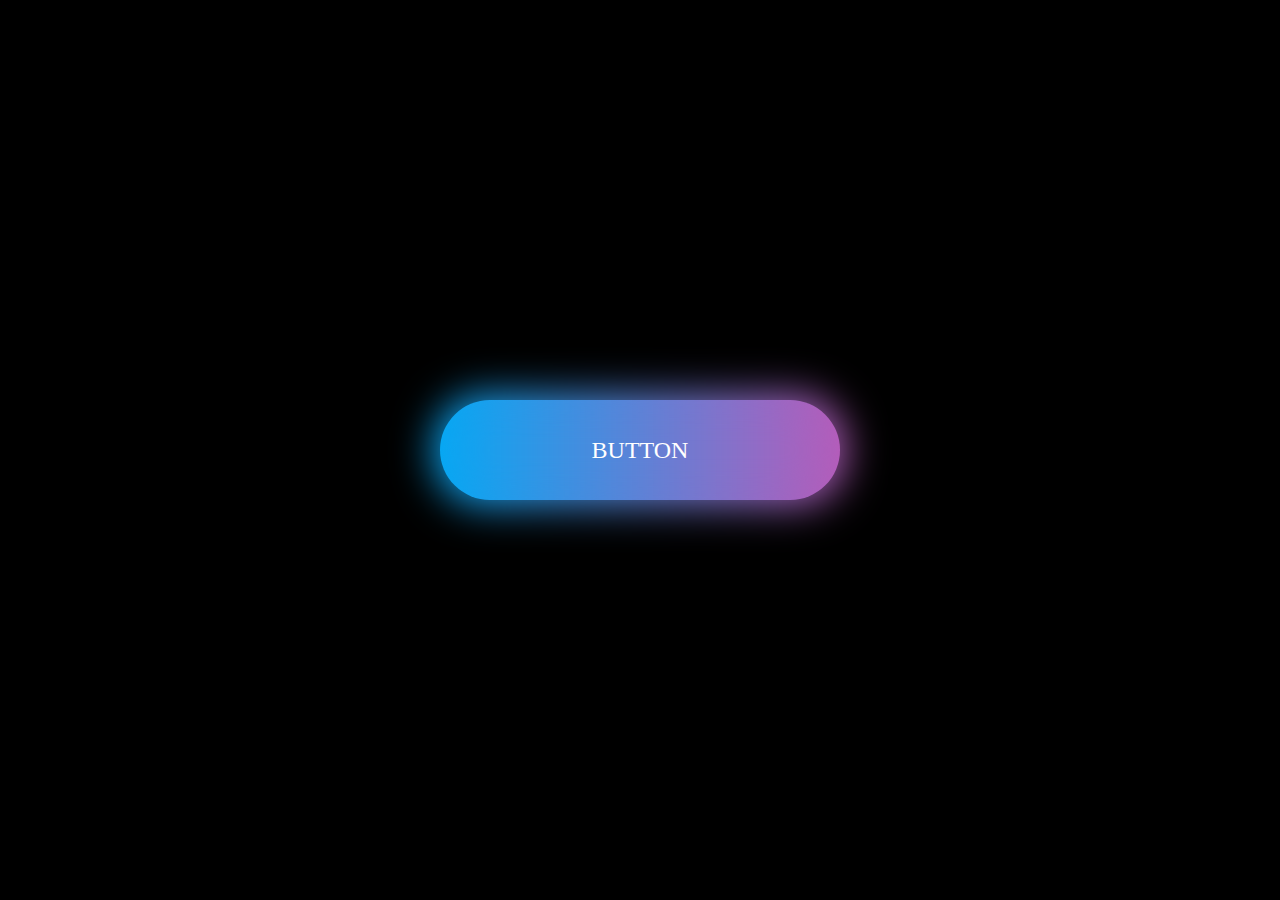
<file: day3 流光按钮效果/index.html>
<!DOCTYPE html>
<html lang="en">
<head>
    <meta charset="UTF-8">
    <meta http-equiv="X-UA-Compatible" content="IE=edge">
    <meta name="viewport" content="width=device-width, initial-scale=1.0">
    <title>day3 流光按钮效果</title>
    <link rel="stylesheet" href="./style.css">
</head>
<body>
    <a href="#">BUTTON</a>
</body>
</html>
</file>
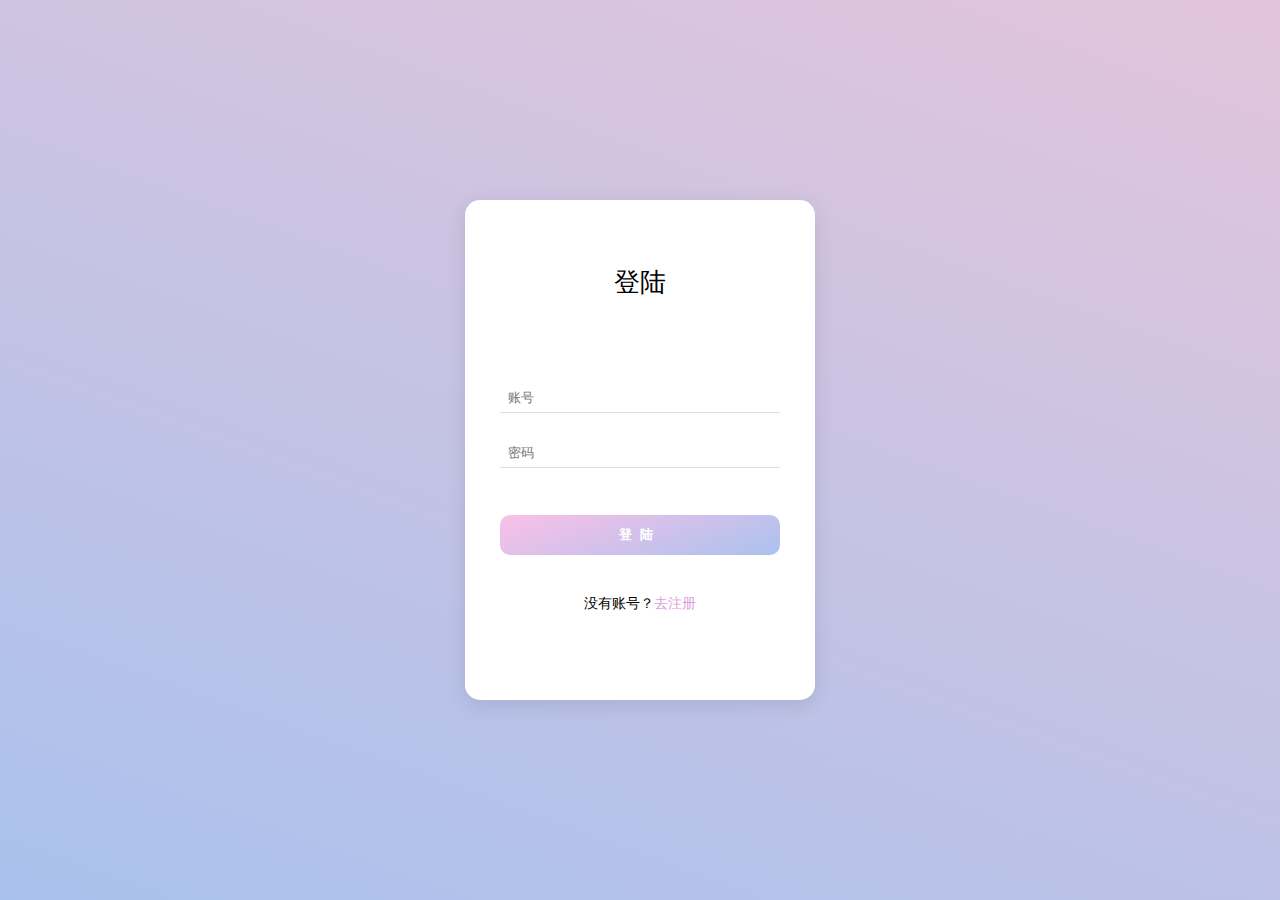
<file: day4 动态背景登陆界面/index.html>
<!DOCTYPE html>
<html lang="en">
<head>
    <meta charset="UTF-8">
    <meta http-equiv="X-UA-Compatible" content="IE=edge">
    <meta name="viewport" content="width=device-width, initial-scale=1.0">
    <title>day4 动态背景登陆界面</title>
    <link rel="stylesheet" href="./style.css">
</head>
<body>
    <div class="container">
        <div class="title">登陆</div>
        <input type="text" placeholder="账号">
        <input type="password" placeholder="密码">
        <button>登陆</button>
        <span>没有账号？<a href="#">去注册</a></span>
    </div>
    <div class="square">
        <ul>
            <li></li>
            <li></li>
            <li></li>
            <li></li>
            <li></li>
        </ul>
    </div>
    <div class="circle">
        <ul>
            <li></li>
            <li></li>
            <li></li>
            <li></li>
            <li></li>
        </ul>
    </div>
</body>
</html>
</file>
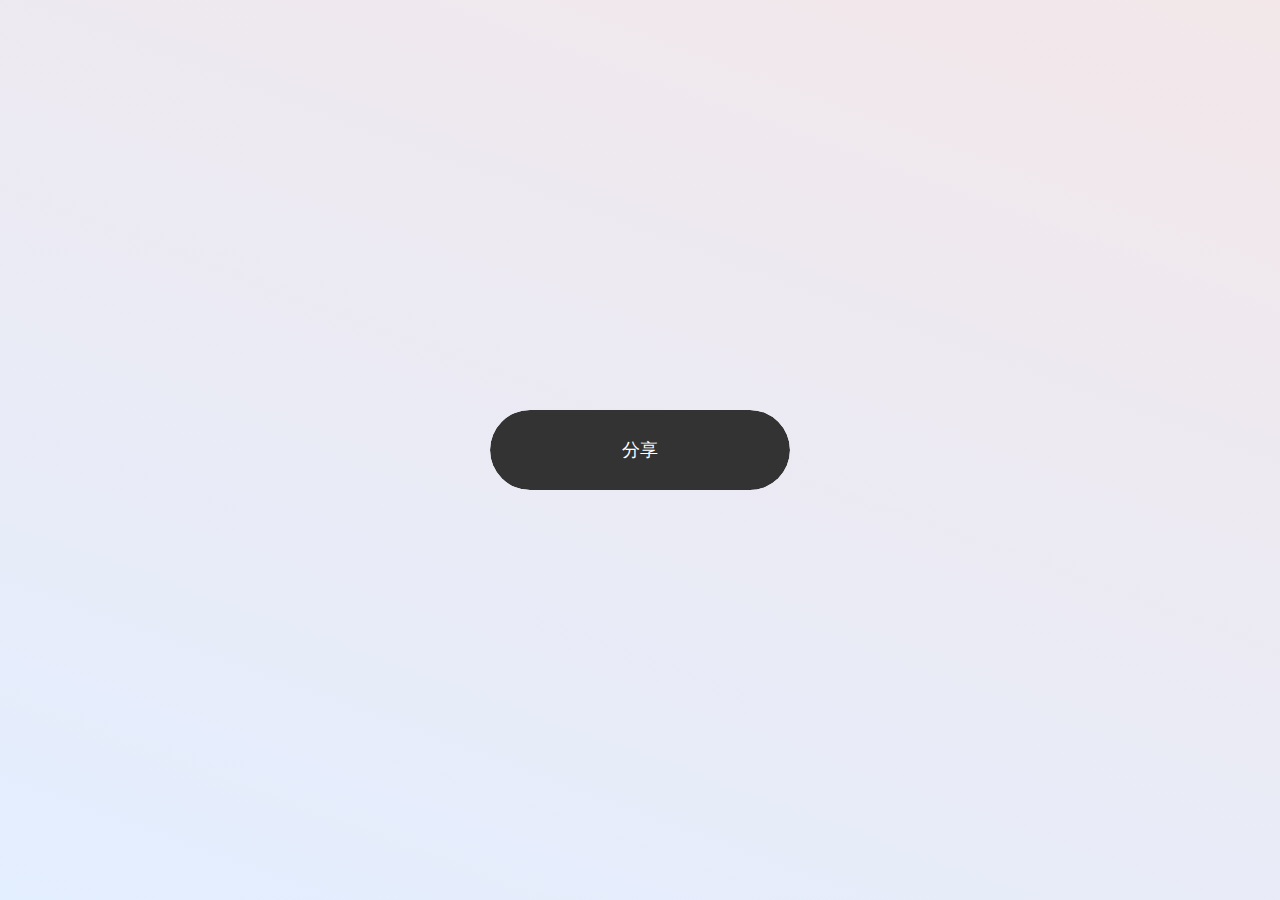
<file: day5 分享按钮切换效果/index.html>
<!DOCTYPE html>
<html lang="en">
<head>
    <meta charset="UTF-8">
    <meta http-equiv="X-UA-Compatible" content="IE=edge">
    <meta name="viewport" content="width=device-width, initial-scale=1.0">
    <title>day5 分享按钮切换效果</title>
    <link rel="stylesheet" href="./style.css">
    <link rel="stylesheet" href="https://cdnjs.cloudflare.com/ajax/libs/font-awesome/6.1.1/css/all.min.css" integrity="sha512-KfkfwYDsLkIlwQp6LFnl8zNdLGxu9YAA1QvwINks4PhcElQSvqcyVLLD9aMhXd13uQjoXtEKNosOWaZqXgel0g==" crossorigin="anonymous" referrerpolicy="no-referrer" />
</head>
<body>
    <div class="button">
        <span>
            <i class="fas fa-share-alt" aria-hidden="true"></i>
            分享
        </span>
        <a href="#"><i class="fab fa-qq" aria-hidden="true"></i></a>
        <a href="#"><i class="fab fa-weixin" aria-hidden="true"></i></a>
        <a href="#"><i class="fab fa-weibo" aria-hidden="true"></i></a>
        <a href="#"><i class="fab fa-renren" aria-hidden="true"></i></a>
    </div>
</body>
</html>
</file>
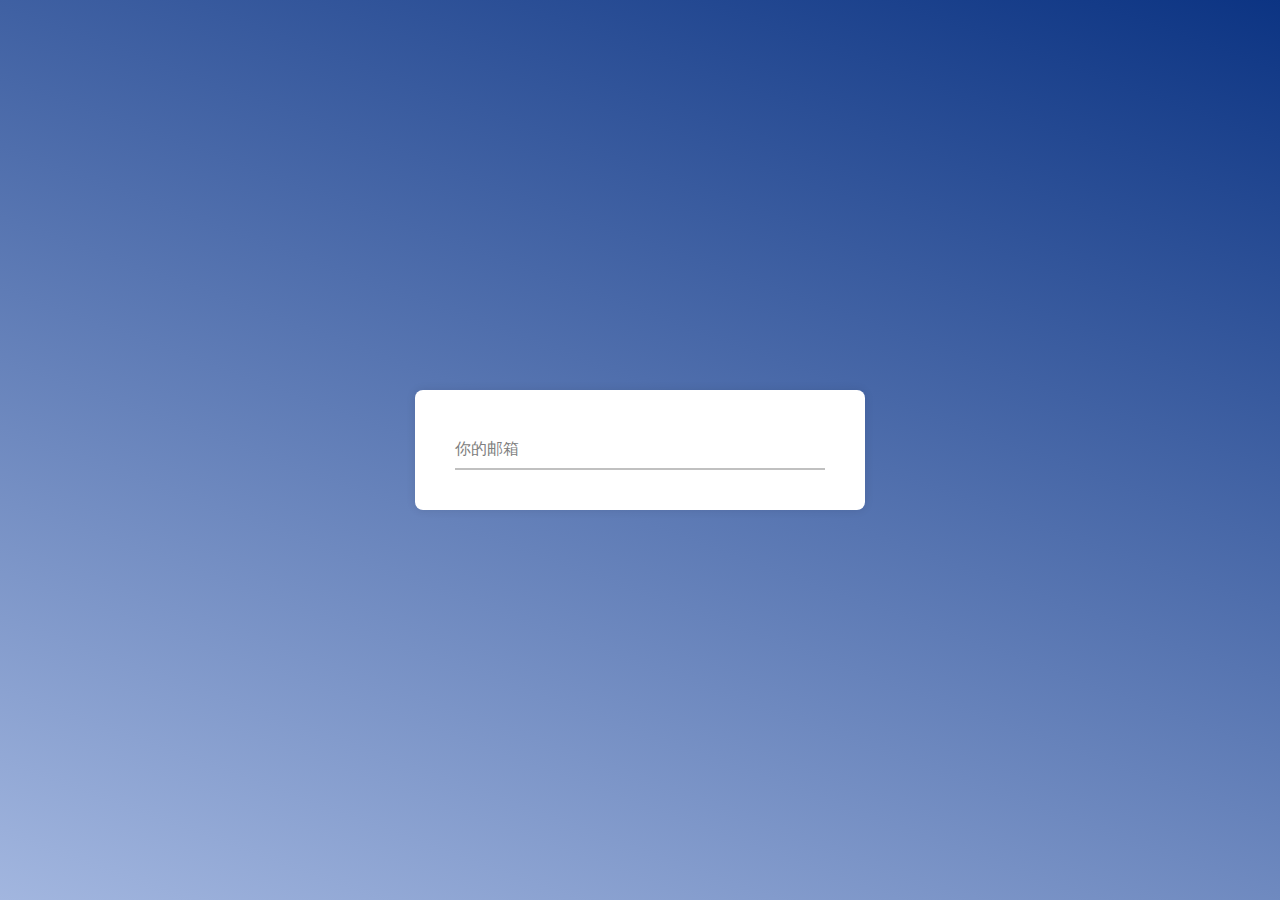
<file: day6 input输入框动画/index.html>
<!DOCTYPE html>
<html lang="en">
<head>
    <meta charset="UTF-8">
    <meta http-equiv="X-UA-Compatible" content="IE=edge">
    <meta name="viewport" content="width=device-width, initial-scale=1.0">
    <title>day6 input输入框动画</title>
    <link rel="stylesheet" href="./style.css">
</head>
<body>
    <div class="wrapper">
        <div class="input-data">
            <input type="text" required>
            <div class="underline"></div>
            <label>你的邮箱</label>
        </div>
    </div>
</body>
</html>
</file>
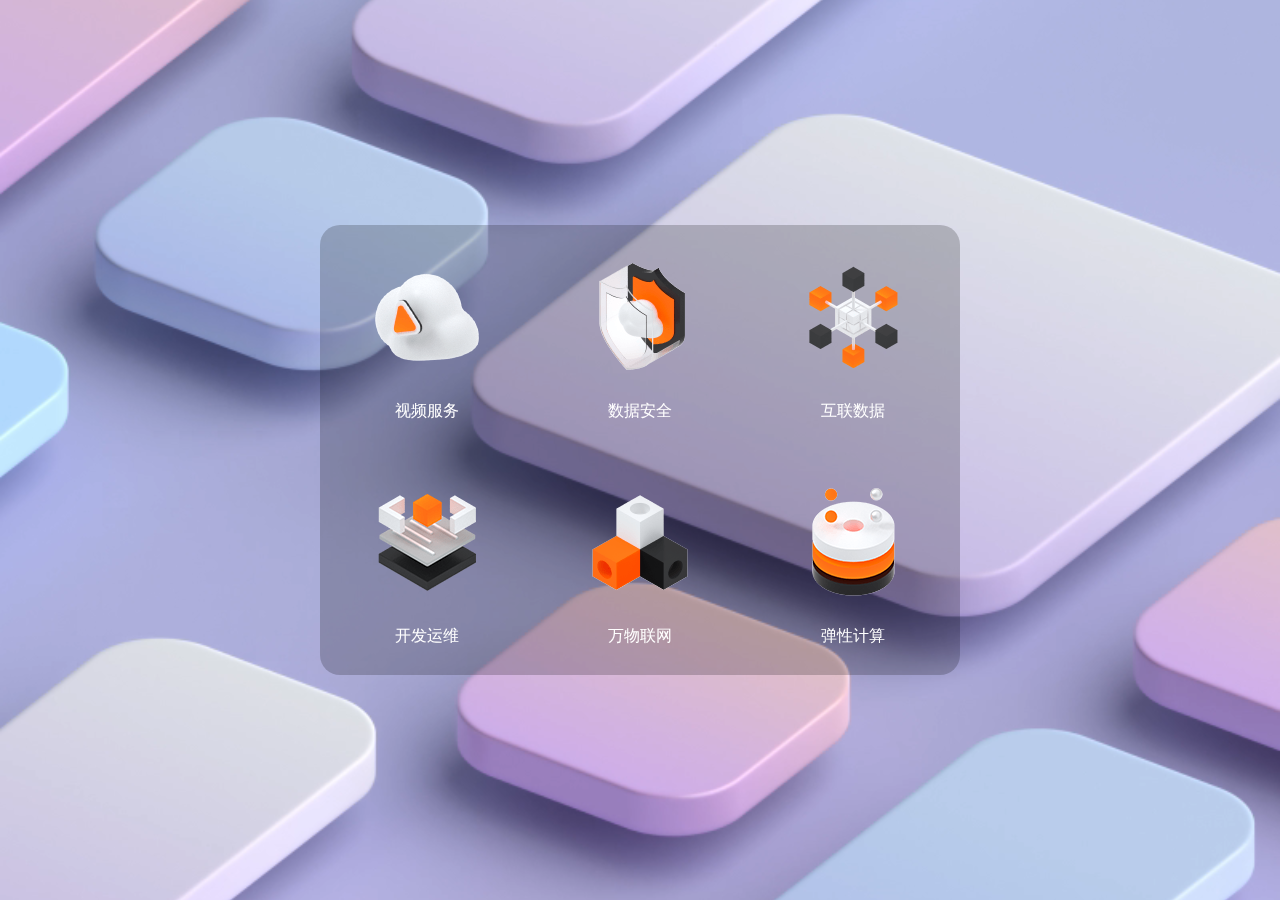
<file: day7 3D动态图标效果/index.html>
<!DOCTYPE html>
<html lang="en">
<head>
    <meta charset="UTF-8">
    <meta http-equiv="X-UA-Compatible" content="IE=edge">
    <meta name="viewport" content="width=device-width, initial-scale=1.0">
    <title>day7 3D动态图标效果</title>
    <link rel="stylesheet" href="./style.css">
</head>
<body>
    <!-- 外容器 -->
    <div class="container">
        <div class="video">
            <!-- 显示视频：静音 自动播放 循环 -->
            <video src="img/video.mp4" muted autoplay loop></video>
        </div>
        <!-- 图标组容器 -->
        <div class="wrap">
            <div class="icon">
                <div class="item one"></div>
                <span>视频服务</span>
            </div>
            <div class="icon">
                <div class="item two"></div>
                <span>数据安全</span>
            </div>
            <div class="icon">
                <div class="item three"></div>
                <span>互联数据</span>
            </div>
            <div class="icon">
                <div class="item four"></div>
                <span>开发运维</span>
            </div>
            <div class="icon">
                <div class="item five"></div>
                <span>万物联网</span>
            </div>
            <div class="icon">
                <div class="item six"></div>
                <span>弹性计算</span>
            </div>
        </div>
    </div>
</body>
</html>
</file>
<file: day3 流光按钮效果/style.css>
*{
    margin: 0;
    padding: 0;
}

body{
    /* 弹性盒子布局 */
    display: flex;
    /* 水平居中 */
    justify-content: center;
    /* 垂直居中 */
    align-items: center;
    /* 设置body为100%窗口高度 */
    height: 100vh;
    background: #000;
}

a{
    /* 相对定位 */
    position: relative;
    width: 400px;
    height: 100px;
    line-height: 100px;
    text-align: center;
    /* 取消文字样式 */
    text-decoration: none;
    font-size: 24px;
    color: #fff;
    /* 渐变背景 */
    background: linear-gradient(to right,#03a9f4,#f441a5,#ffeb3b,#09a8f4);
    /* 渐变背景大小 */
    background-size: 400%;
    /* 圆角 */
    border-radius: 50px;
    z-index: 1;
}

/* 发光效果 */
a:before{
    content: "";
    /* 相对定位 */
    position: absolute;
    top: -5px;
    left: -5px;
    right: -5px;
    bottom: -5px;
    /* 渐变背景 */
    background: linear-gradient(to right,#03a9f4,#f441a5,#ffeb3b,#09a8f4);
    /* 渐变背景大小 */
    background-size: 400%;
    /* 圆角 */
    border-radius: 50px;
    z-index: -1;
    /* 设置模糊度，显示发光效果 */
    filter: blur(20px);
}

/* 鼠标移入执行动画 */
a:hover{
    /* 动画：名称 时间 infinite是无限次播放 */
    animation: streamer 8s infinite;
}

a:hover::before{
    /* 动画：名称 时间 infinite是无限次播放 */
    animation: streamer 8s infinite;
}

/* 定义动画 */
@keyframes streamer{
    100%{
        background-position: -400% 0;
    }
}
</file>
<file: day4 动态背景登陆界面/style.css>
*{
    margin: 0;
    padding: 0;
}

body{
    /* 100%窗口高度，弹性盒子布局，居中 */
    height: 100vh;
    display: flex;
    justify-content: center;
    align-items: center;
    /* 渐变背景 */
    background: linear-gradient(200deg,#e3c5db,#a9c1ed);
    /* 溢出隐藏 */
    overflow: hidden;
}

/* 矩形容器样式 */
.container{
    /* 相对定位 */
    position: relative;
    z-index: 1;
    background-color: #fff;
    /* 圆角 */
    border-radius: 15px;
    /* 弹性盒子布局 */
    display: flex;
    /* 垂直排列 */
    flex-direction: column;
    /* 居中 */
    align-items: center;
    width: 350px;
    height: 500px;
    /* 阴影 */
    box-shadow: 0 5px 20px rgba(0, 0, 0, 0.1);
}

/* 标题样式 */
.container .title{
    font-size: 26px;
    /* 外边距 上65px 下70px 左右自动 */
    margin: 65px auto 70px auto;
}

/* 输入框样式 */
.container input{
    width: 280px;
    height: 30px;
    /* 无边框 */
    border: none;
    /* 文字缩进8px */
    text-indent: 8px;
    /* 底部边框样式：1像素 实线 颜色#ddd */
    border-bottom: 1px solid #ddd;
    /* 无轮廓 */
    outline: none;
    /* 外边距：上下12px 左右auto */
    margin: 12px auto;
}

/* 登陆按钮样式 */
.container button{
    width: 280px;
    height: 40px;
    /* 外边距：上35px 下40px 左右auto */
    margin: 35px auto 40px auto;
    /* 无边框 */
    border: none;
    /* 渐变背景 */
    background: linear-gradient(-200deg,#fac0e7,#aac2ee);
    /* 白色字体 */
    color: #fff;
    /* 字体加粗 */
    font-weight: bold;
    /* 字间距：8px */
    letter-spacing: 8px;
    /* 圆角 */
    border-radius: 10px;
    /* 鼠标悬停显示手标识 */
    cursor: pointer;
    /* 动画过渡 */
    transition: 0.5s;
}

/* 鼠标悬停时样式 */
.container button:hover{
    /* 相较于鼠标未悬停时的渐变颜色反向 */
    background: linear-gradient(-200deg,#aac2ee,#fac0e7);
    /* 背景颜色沿x轴偏移-280px */
    background-position-x: -280px;
}

/* 底部字体样式 */
.container span{
    font-size: 14px;
}

/* 底部“注册”超链接样式 */
.container a{
    color: plum;
    text-decoration: none;
}

ul li{
    /* 绝对定位，相对于最近的父元素定位 */
    position: absolute;
    /* 边框样式：1像素 实线 白色 */
    border: 1px solid #fff;
    background-color: #fff;
    width: 30px;
    height: 30px;
    /* 无列表风格 */
    list-style: none;
    /* 透明度0 */
    opacity: 0;
}

/* 设置square列表位置偏移 */
.square li{
    top: 40vh;
    left: 60vw;
    /* 执行动画：动画名 时长 线性的 无限播放 */
    animation: square 10s linear infinite;
}

.square li:nth-child(2){
    top: 80vh;
    left: 10vw;
    /* 动画延迟时间 */
    animation-delay: 2s;
}
.square li:nth-child(3){
    top: 80vh;
    left: 85vw;
    /* 动画延迟时间 */
    animation-delay: 4s;
}
.square li:nth-child(4){
    top: 10vh;
    left: 70vw;
    /* 动画延迟时间 */
    animation-delay: 6s;
}
.square li:nth-child(5){
    top: 10vh;
    left: 10vw;
    /* 动画延迟时间 */
    animation-delay: 8s;
}

/* 设置circle列表位置偏移 */

.circle li{
    bottom: 0;
    left: 15vw;
    /* 执行动画：动画名 时长 线性的 无限播放 */
    animation: circle 10s linear infinite;
}

.circle li:nth-child(2){
    left: 35vw;
    /* 动画延迟 */
    animation-delay: 2s;
}
.circle li:nth-child(3){
    left: 55vw;
    /* 动画延迟 */
    animation-delay: 4s;
}
.circle li:nth-child(4){
    left: 75vw;
    /* 动画延迟 */
    animation-delay: 6s;
}
.circle li:nth-child(5){
    left: 90vw;
    /* 动画延迟 */
    animation-delay: 8s;
}

/* 定义动画 */
@keyframes square{
    0%{
        transform: scale(0) rotateY(0deg);
        opacity: 1;
    }
    100%{
        transform: scale(5) rotateY(1000deg);
        opacity: 0;
    }
}

@keyframes circle{
    0%{
        transform: scale(0) rotateY(0deg);
        opacity: 1;
        bottom: 0;
        border-radius: 0;
    }
    100%{
        transform: scale(5) rotateY(1000deg);
        opacity: 0;
        bottom: 90vh;
        border-radius: 50%;
    }
}
</file>
<file: day5 分享按钮切换效果/style.css>
body{
    /* 取消内外边距 */
    margin: 0;
    padding: 0;
    /* 100%窗口高度 */
    height: 100vh;
    /* 渐变背景 */
    background: linear-gradient(200deg,#f3e7e9,#e3eeff);
    /* 弹性布局 */
    display: flex;
    /* 水平、垂直居中 */
    justify-content: center;
    align-items: center;
}

.button{
    width: 300px;
    height: 80px;
    /* 白色背景 */
    background-color: #fff;
    /* 圆角 */
    border-radius: 40px;
    display: flex;
    /* 水平、垂直居中 */
    justify-content: center;
    align-items: center;
    /* 相对定位 */
    position: relative;
    /* 鼠标悬停显示手标识 */
    cursor: pointer;
    /* 动画过渡：0.3秒 线性 */
    transition: 0.3s linear;
    /* 溢出隐藏 */
    overflow: hidden;
}

/* 鼠标悬停时的样式 */
.button:hover{
    /* 放大1.1倍 */
    transform: scale(1.1);
}

.button span{
    /* 绝对定位 */
    position: absolute;
    width: 100%;
    height: 100%;
    /* 背景颜色 */
    background-color: #333;
    /* 文字颜色 */
    color: #fff;
    /* 字体大小 */
    font-size: 18px;
    /* 居中对齐 */
    text-align: center;
    /* 行高 */
    line-height: 80px;
    /* 圆角 */
    border-radius: 40px;
    z-index: 1;
    /* 动画过渡 */
    transition: 0.6s linear;
}

.button:hover span{
    /* 沿x轴移动 */
    transform: translateX(-100%);
    /* 动画延迟 */
    transition-delay: 0.3s;
}

.button a{
    /* 让所有弹性盒模型对象的子元素都有相同的长度，且忽略它们内部的内容 */
    flex: 1;
    font-size: 26px;
    color: #333;
    text-align: center;
    /* 沿x轴移动 */
    transform: translateX(-100%);
    /* 不透明度 */
    opacity: 0;
    /* 动画过渡 */
    transition: 0.3s linear;
}

/* 鼠标悬停时的样式 */
.button:hover a{
    /* 不透明度 */
    opacity: 1;
    /* 沿x轴移动 恢复原来位置 */
    transform: translateX(0);
}

/* 给每个图标分别设置动画延迟 */
/* nth-of-type(n)选择器匹配父元素特定类型（a）的第n个子元素的每个元素 */
.button a:nth-of-type(1){
    /* 动画延迟 */
    transition-delay: 1s;
}
.button a:nth-of-type(2){
    /* 动画延迟 */
    transition-delay: 0.8s;
}
.button a:nth-of-type(3){
    /* 动画延迟 */
    transition-delay: 0.6s;
}
.button a:nth-of-type(4){
    /* 动画延迟 */
    transition-delay: 0.4s;
}
</file>
<file: day6 input输入框动画/style.css>
*{
    margin: 0;
    padding: 0;
    /* 无轮廓 */
    outline: none;
    /* 告诉浏览器边框和内边距的值包含在总宽高内 */
    box-sizing: border-box;
}

body{
    /* 弹性布局 水平垂直居中 */
    display: flex;
    justify-content: center;
    align-items: center;
    /* 最小高度为100%窗口高度 */
    min-height: 100vh;
    background: linear-gradient(200deg,#0c3483,#a2b6df);
}

.wrapper{
    width: 450px;
    background-color: #fff;
    /* 内边距（上下左右） */
    padding: 40px;
    /* 阴影 */
    box-shadow: 0px 0px 10px rgba(0,0,0,0.1);
    /* 圆角 */
    border-radius: 8px;
}

.wrapper .input-data{
    /* 相对定位 */
    position: relative;
    width: 100%;
    height: 40px;
}

.wrapper .input-data input{
    width: 100%;
    height: 100%;
    /* 无边框 */
    border: none;
    font-size: 17px;
    /* 底部边框样式 */
    border-bottom: 2px solid #c0c0c0;
}

/* 输入框获得焦点时 */
.wrapper .input-data input:focus ~ label,
/* 输入框的值为合法时 */
.wrapper .input-data input:valid ~ label{
    /* label向上移动，同时改变字号、颜色 */
    transform: translateY(-25px);
    font-size: 15px;
    color: #2c6fdb;
}

.wrapper .input-data label{
    /* 绝对定位 */
    position: absolute;
    bottom: 10px;
    left: 0px;
    color: #808080;
    /* 使点击label时输入框获得焦点 */
    pointer-events: none;
    /* 动画过渡 */
    transition: all 0.3s ease;
}

.wrapper .input-data .underline{
    /* 绝对定位 */
    position: absolute;
    bottom: 0px;
    height: 2px;
    width: 100%;
    background-color: #2c6fdb;
    /* 沿x轴缩小 */
    transform: scale(0);
    /* 动画过渡 */
    transition: all 0.3s ease;
}

.wrapper .input-data input:focus ~ .underline,
.wrapper .input-data input:valid ~ .underline{
    /* 沿x轴放大 */
    transform: scaleX(1);
}
</file>
<file: day7 3D动态图标效果/style.css>
*{
    margin: 0;
    padding: 0;
    /* 定义的内边距和边框均包含在总宽高内 */
    box-sizing: border-box;
    color: #fff;
}

.container{
    width: 100%;
    height: 100vh;
    display: flex;
    /* 水平、垂直居中 */
    justify-content: center;
    align-items: center;
}

.video{
    width: 100%;
    height: 100vh;
    /* 绝对定位 */
    position: absolute;
    top: 0;
    left: 0;
    z-index: -1;
}

.video video{
    width: 100%;
    height: 100%;
    /* 保持其宽高比的同时填充元素的整个内容框 */
    object-fit: cover;
}

.wrap{
    width: 50%;
    height: 50%;
    background: rgba(0, 0, 0, 0.2);
    border-radius: 20px;
    /* 网格布局，将 display 属性设置为 grid 或 inline-grid 后，它就变成了一个网格容器，这个元素的所有直系子元素将成为网格元素 */
    display: grid;
    /* 两行 */
    grid-template-rows: 1fr 1fr;
    /* 三列 */
    grid-template-columns: 1fr 1fr 1fr;
}

.icon{
    width: 100%;
    height: 100%;
    display: flex;
    justify-content: center;
    align-items: center;
    flex-direction: column;
}

.item{
    width: 128px;
    height: 128px;
}

.one{
    /* 透明 定位左上角 不重复*/
    background: transparent url(img/1.png) 0 0 no-repeat;
}
.two{
    /* 透明 定位左上角 不重复*/
    background: transparent url(img/2.png) 0 0 no-repeat;
}
.three{
    /* 透明 定位左上角 不重复*/
    background: transparent url(img/3.png) 0 0 no-repeat;
}
.four{
    /* 透明 定位左上角 不重复*/
    background: transparent url(img/4.png) 0 0 no-repeat;
}
.five{
    /* 透明 定位左上角 不重复*/
    background: transparent url(img/5.png) 0 0 no-repeat;
}
.six{
    /* 透明 定位左上角 不重复*/
    background: transparent url(img/6.png) 0 0 no-repeat;
}

.icon span{
    padding-top: 20px;
}

.item:hover{
    /* 加载动画 1.5秒 21步（图片为21张小图片组成，让每个小图片作为1帧） */
    animation: icon 1.5s steps(21) infinite;
}

/* 定义动画 图片为2688像素，从左上到左下-2688像素位置 */
@keyframes icon{
    from{
        background-position: 0 0;
    }
    to{
        background-position: 0 -2688px;
    }
}
</file>
